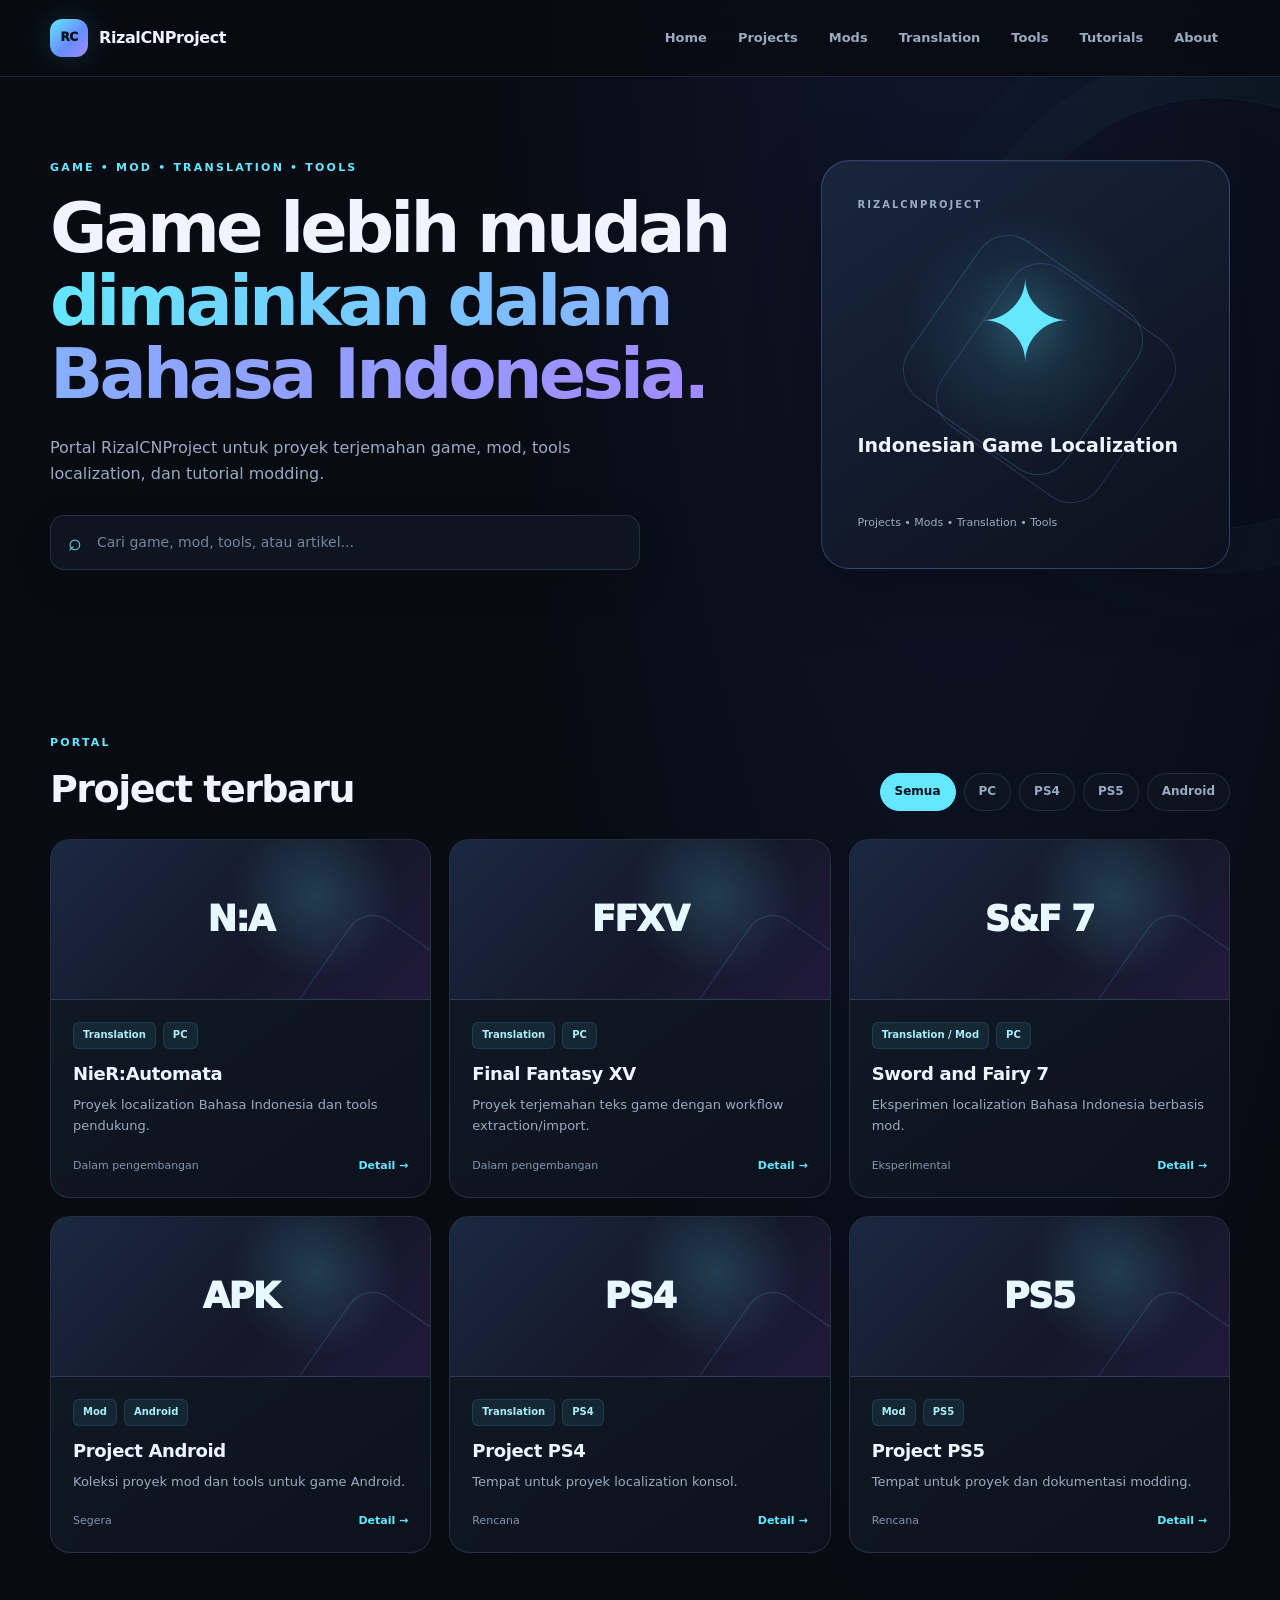
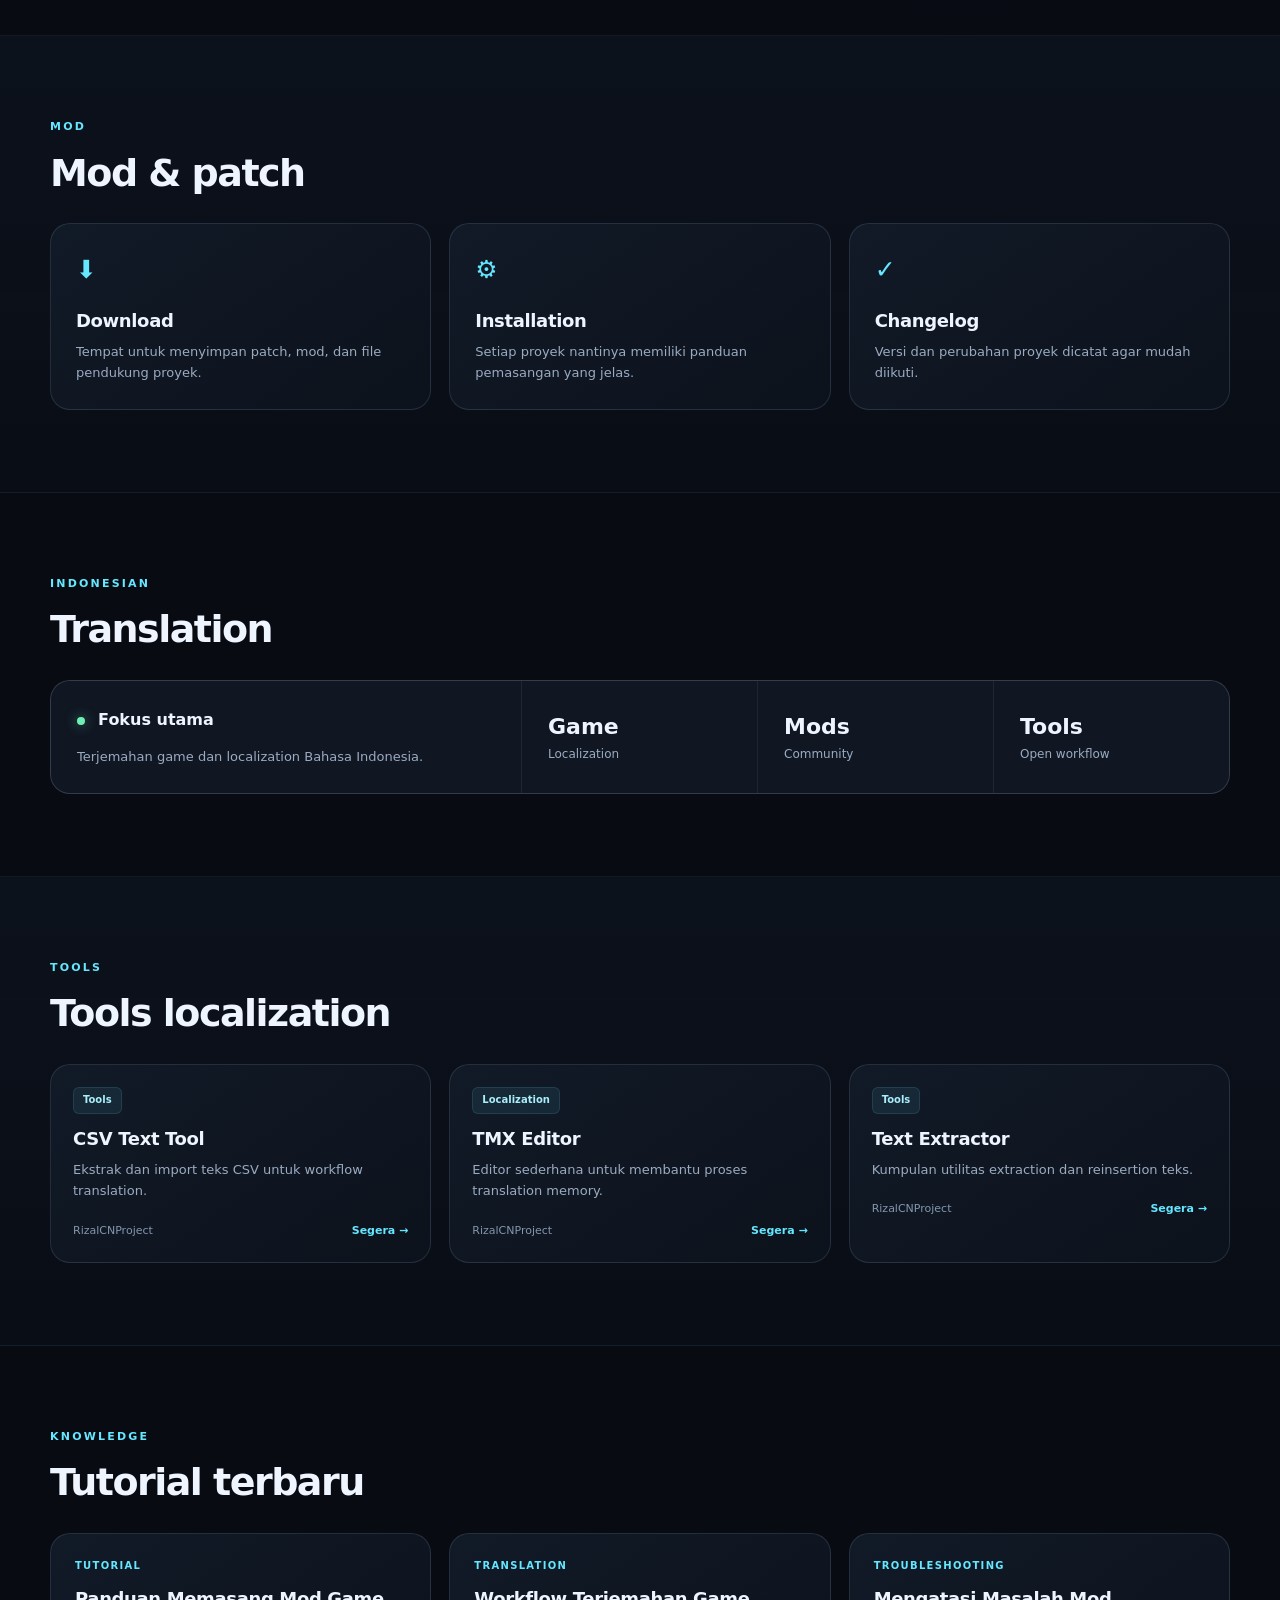
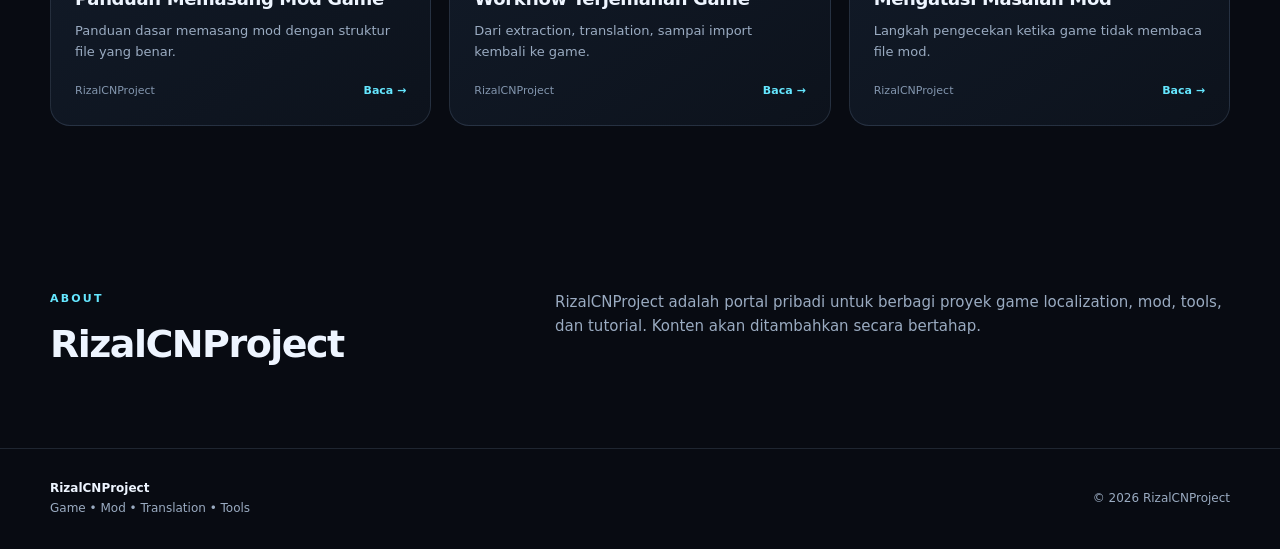
<file: index.html>
<!DOCTYPE html>
<html lang="id">
<head>
  <meta charset="UTF-8">
  <meta name="viewport" content="width=device-width, initial-scale=1.0">
  <meta name="description" content="RizalCNProject - Portal game, mod, terjemahan Indonesia, tools, dan tutorial.">
  <title>RizalCNProject — Game • Mod • Translation</title>
  <link rel="stylesheet" href="style.css">
</head>
<body>
  <header class="site-header">
    <div class="container nav-wrap">
      <a class="brand" href="#home">
        <span class="brand-mark">RC</span>
        <span>RizalCNProject</span>
      </a>
      <button class="menu-btn" id="menuBtn" aria-label="Buka menu">☰</button>
      <nav id="mainNav">
        <a href="#home">Home</a>
        <a href="#projects">Projects</a>
        <a href="#mods">Mods</a>
        <a href="#translation">Translation</a>
        <a href="#tools">Tools</a>
        <a href="#tutorials">Tutorials</a>
        <a href="#about">About</a>
      </nav>
    </div>
  </header>

  <main id="home">
    <section class="hero">
      <div class="container hero-inner">
        <div class="hero-copy">
          <p class="eyebrow">GAME • MOD • TRANSLATION • TOOLS</p>
          <h1>Game lebih mudah<br><span>dimainkan dalam Bahasa Indonesia.</span></h1>
          <p class="hero-text">
            Portal RizalCNProject untuk proyek terjemahan game, mod, tools localization,
            dan tutorial modding.
          </p>
          <div class="search-box">
            <span>⌕</span>
            <input id="searchInput" type="search" placeholder="Cari game, mod, tools, atau artikel...">
          </div>
        </div>
        <div class="hero-card">
          <div class="hero-card-top">RIZALCNPROJECT</div>
          <div class="hero-symbol">✦</div>
          <p>Indonesian Game Localization</p>
          <small>Projects • Mods • Translation • Tools</small>
        </div>
      </div>
    </section>

    <section class="section" id="projects">
      <div class="container">
        <div class="section-head">
          <div>
            <p class="eyebrow">PORTAL</p>
            <h2>Project terbaru</h2>
          </div>
          <div class="filters" id="filters">
            <button class="filter active" data-filter="all">Semua</button>
            <button class="filter" data-filter="PC">PC</button>
            <button class="filter" data-filter="PS4">PS4</button>
            <button class="filter" data-filter="PS5">PS5</button>
            <button class="filter" data-filter="Android">Android</button>
          </div>
        </div>
        <div class="card-grid" id="projectGrid"></div>
        <p class="empty" id="emptyProjects">Tidak ada hasil yang cocok.</p>
      </div>
    </section>

    <section class="section alt" id="mods">
      <div class="container">
        <div class="section-head">
          <div>
            <p class="eyebrow">MOD</p>
            <h2>Mod & patch</h2>
          </div>
        </div>
        <div class="info-grid">
          <article class="info-card">
            <span class="icon">⬇</span>
            <h3>Download</h3>
            <p>Tempat untuk menyimpan patch, mod, dan file pendukung proyek.</p>
          </article>
          <article class="info-card">
            <span class="icon">⚙</span>
            <h3>Installation</h3>
            <p>Setiap proyek nantinya memiliki panduan pemasangan yang jelas.</p>
          </article>
          <article class="info-card">
            <span class="icon">✓</span>
            <h3>Changelog</h3>
            <p>Versi dan perubahan proyek dicatat agar mudah diikuti.</p>
          </article>
        </div>
      </div>
    </section>

    <section class="section" id="translation">
      <div class="container">
        <div class="section-head">
          <div>
            <p class="eyebrow">INDONESIAN</p>
            <h2>Translation</h2>
          </div>
        </div>
        <div class="translation-box">
          <div>
            <span class="status-dot"></span>
            <strong>Fokus utama</strong>
            <p>Terjemahan game dan localization Bahasa Indonesia.</p>
          </div>
          <div class="translation-stat"><strong>Game</strong><span>Localization</span></div>
          <div class="translation-stat"><strong>Mods</strong><span>Community</span></div>
          <div class="translation-stat"><strong>Tools</strong><span>Open workflow</span></div>
        </div>
      </div>
    </section>

    <section class="section alt" id="tools">
      <div class="container">
        <div class="section-head">
          <div>
            <p class="eyebrow">TOOLS</p>
            <h2>Tools localization</h2>
          </div>
        </div>
        <div class="card-grid" id="toolGrid"></div>
      </div>
    </section>

    <section class="section" id="tutorials">
      <div class="container">
        <div class="section-head">
          <div>
            <p class="eyebrow">KNOWLEDGE</p>
            <h2>Tutorial terbaru</h2>
          </div>
        </div>
        <div class="article-grid" id="articleGrid"></div>
      </div>
    </section>

    <section class="section about" id="about">
      <div class="container about-inner">
        <div>
          <p class="eyebrow">ABOUT</p>
          <h2>RizalCNProject</h2>
        </div>
        <p>
          RizalCNProject adalah portal pribadi untuk berbagi proyek game localization,
          mod, tools, dan tutorial. Konten akan ditambahkan secara bertahap.
        </p>
      </div>
    </section>
  </main>

  <footer>
    <div class="container footer-inner">
      <div><strong>RizalCNProject</strong><br><span>Game • Mod • Translation • Tools</span></div>
      <div>© 2026 RizalCNProject</div>
    </div>
  </footer>

  <script src="script.js"></script>
</body>
</html>
</file>
<file: style.css>
/* RizalCNProject — responsive gaming portal theme */
:root {
  color-scheme: dark;
  --bg: #080b12;
  --panel: #101723;
  --panel-2: #151f2e;
  --line: rgba(148, 172, 204, .17);
  --text: #eef5ff;
  --muted: #9aabc1;
  --cyan: #65e7ff;
  --blue: #668cff;
  --purple: #a18bff;
  --max: 1180px;
  --radius: 20px;
  --shadow: 0 24px 70px rgba(0, 0, 0, .28);
}

* { box-sizing: border-box; }
html { scroll-behavior: smooth; scroll-padding-top: 90px; }
body {
  margin: 0;
  background:
    radial-gradient(ellipse at 75% -10%, rgba(70, 112, 255, .13), transparent 35%),
    var(--bg);
  color: var(--text);
  font-family: Inter, ui-sans-serif, system-ui, -apple-system, "Segoe UI", sans-serif;
  line-height: 1.65;
  -webkit-font-smoothing: antialiased;
}
body::before {
  content: "";
  position: fixed;
  inset: 0;
  z-index: -1;
  pointer-events: none;
  opacity: .14;
  background-image: linear-gradient(rgba(255,255,255,.025) 1px, transparent 1px),
                    linear-gradient(90deg, rgba(255,255,255,.025) 1px, transparent 1px);
  background-size: 42px 42px;
}
a { color: inherit; text-decoration: none; }
button, input { font: inherit; }
button, a { -webkit-tap-highlight-color: transparent; }
button:focus-visible, a:focus-visible, input:focus-visible {
  outline: 2px solid var(--cyan);
  outline-offset: 4px;
}
.container { width: min(var(--max), calc(100% - 44px)); margin-inline: auto; }

.site-header {
  position: sticky;
  top: 0;
  z-index: 50;
  background: rgba(8, 11, 18, .82);
  backdrop-filter: blur(18px);
  border-bottom: 1px solid var(--line);
}
.nav-wrap {
  min-height: 76px;
  display: flex;
  align-items: center;
  justify-content: space-between;
  gap: 26px;
}
.brand { display: inline-flex; align-items: center; gap: 11px; font-weight: 850; letter-spacing: -.025em; }
.brand-mark {
  width: 38px; height: 38px; display: grid; place-items: center;
  border-radius: 12px;
  color: #07111b;
  font-size: 12px; font-weight: 950;
  background: linear-gradient(135deg, var(--cyan), var(--blue) 58%, var(--purple));
  box-shadow: 0 0 28px rgba(101, 231, 255, .16);
}
nav { display: flex; align-items: center; gap: 7px; }
nav a {
  color: var(--muted);
  font-size: 13px;
  font-weight: 650;
  padding: 9px 12px;
  border-radius: 10px;
  transition: color .2s ease, background .2s ease;
}
nav a:hover { color: var(--text); background: rgba(255,255,255,.055); }
.menu-btn {
  display: none;
  cursor: pointer;
  color: var(--text);
  background: var(--panel);
  border: 1px solid var(--line);
  border-radius: 11px;
  padding: 8px 12px;
}

.hero { position: relative; overflow: hidden; }
.hero::after {
  content: "";
  position: absolute;
  width: 430px; height: 430px;
  right: -150px; top: 20px;
  border-radius: 50%;
  border: 1px solid rgba(101, 231, 255, .08);
  box-shadow: 0 0 0 45px rgba(101,231,255,.018), 0 0 0 90px rgba(101,231,255,.012);
  pointer-events: none;
}
.hero-inner {
  min-height: 570px;
  display: grid;
  grid-template-columns: minmax(0, 1.25fr) minmax(280px, .75fr);
  gap: clamp(35px, 7vw, 88px);
  align-items: center;
  padding-block: 82px;
  position: relative;
  z-index: 1;
}
.eyebrow {
  color: var(--cyan);
  font-size: 11px;
  font-weight: 850;
  letter-spacing: .2em;
  margin: 0 0 15px;
  text-transform: uppercase;
}
h1 {
  max-width: 800px;
  margin: 0;
  font-size: clamp(39px, 5.7vw, 70px);
  line-height: 1.04;
  letter-spacing: -.055em;
  font-weight: 900;
}
h1 span {
  color: transparent;
  background: linear-gradient(100deg, var(--cyan), #8ba8ff 55%, var(--purple));
  -webkit-background-clip: text;
  background-clip: text;
}
.hero-text { max-width: 590px; margin: 24px 0 28px; color: var(--muted); font-size: 16px; }
.search-box {
  width: min(590px, 100%);
  display: flex; align-items: center; gap: 13px;
  padding: 14px 17px;
  background: rgba(16, 23, 35, .9);
  border: 1px solid var(--line);
  border-radius: 14px;
  box-shadow: 0 12px 38px rgba(0,0,0,.16);
  transition: border-color .2s ease, box-shadow .2s ease;
}
.search-box:focus-within { border-color: rgba(101,231,255,.55); box-shadow: 0 0 0 4px rgba(101,231,255,.07); }
.search-box span { color: var(--cyan); font-size: 23px; line-height: 1; }
.search-box input { min-width: 0; flex: 1; border: 0; outline: 0; background: transparent; color: var(--text); font-size: 14px; }
.search-box input::placeholder { color: #75869d; }

.hero-card {
  aspect-ratio: 1 / 1;
  min-height: 300px;
  position: relative;
  display: flex; flex-direction: column; justify-content: space-between;
  overflow: hidden;
  padding: clamp(24px, 3vw, 36px);
  border: 1px solid rgba(128, 167, 255, .28);
  border-radius: 28px;
  background:
    radial-gradient(circle at 50% 43%, rgba(101,231,255,.15), transparent 40%),
    linear-gradient(145deg, rgba(25, 39, 62, .96), rgba(12, 17, 29, .98));
  box-shadow: var(--shadow), inset 0 1px 0 rgba(255,255,255,.04);
}
.hero-card::before, .hero-card::after {
  content: ""; position: absolute; width: 190px; height: 190px;
  border: 1px solid rgba(101,231,255,.18); transform: rotate(35deg);
  border-radius: 35px; pointer-events: none;
}
.hero-card::before { top: 24%; left: 26%; }
.hero-card::after { top: 31%; left: 34%; border-color: rgba(161,139,255,.2); }
.hero-card-top { font-size: 10px; letter-spacing: .2em; color: var(--muted); font-weight: 800; }
.hero-symbol {
  position: relative; z-index: 1;
  font-size: clamp(75px, 9vw, 112px); line-height: 1;
  color: var(--cyan); text-align: center;
  text-shadow: 0 0 45px rgba(101,231,255,.32);
}
.hero-card p { position: relative; z-index: 1; font-weight: 850; font-size: 19px; margin: 0; }
.hero-card small { position: relative; z-index: 1; color: var(--muted); font-size: 11px; }

.section { padding: 82px 0; }
.alt { background: linear-gradient(180deg, rgba(14, 20, 31, .78), rgba(10, 15, 24, .68)); border-block: 1px solid rgba(148,172,204,.07); }
.section-head { display: flex; justify-content: space-between; align-items: end; gap: 24px; margin-bottom: 28px; }
h2 { margin: 0; font-size: clamp(28px, 3vw, 38px); line-height: 1.15; letter-spacing: -.04em; font-weight: 850; }
.filters { display: flex; flex-wrap: wrap; gap: 8px; }
.filter {
  cursor: pointer; color: var(--muted); background: rgba(16,23,35,.65);
  border: 1px solid var(--line); border-radius: 999px;
  padding: 8px 14px; font-size: 12px; font-weight: 750;
  transition: .2s ease;
}
.filter:hover, .filter.active { color: #07111b; background: var(--cyan); border-color: var(--cyan); }
.card-grid, .info-grid, .article-grid { display: grid; grid-template-columns: repeat(3, minmax(0, 1fr)); gap: 18px; }
.card, .info-card, .article {
  min-width: 0;
  background: linear-gradient(145deg, rgba(18,27,41,.96), rgba(13,19,29,.96));
  border: 1px solid var(--line);
  border-radius: var(--radius);
  overflow: hidden;
  transition: transform .22s ease, border-color .22s ease, box-shadow .22s ease;
}
.card:hover, .info-card:hover, .article:hover {
  transform: translateY(-5px);
  border-color: rgba(101,231,255,.35);
  box-shadow: 0 18px 45px rgba(0,0,0,.22);
}
.card-cover {
  min-height: 160px;
  display: grid; place-items: center;
  position: relative; overflow: hidden;
  font-size: 35px; font-weight: 950; letter-spacing: -.04em;
  color: #e8f8ff;
  background:
    radial-gradient(circle at 70% 35%, rgba(101,231,255,.18), transparent 30%),
    linear-gradient(135deg, #1a2941, #141729 60%, #201a3b);
  border-bottom: 1px solid var(--line);
}
.card-cover::after {
  content: ""; position: absolute; width: 140px; height: 140px;
  border: 1px solid rgba(101,231,255,.16); border-radius: 28px;
  transform: rotate(35deg); right: -24px; bottom: -75px;
}
.card-body { padding: 22px; }
.badges { display: flex; gap: 7px; flex-wrap: wrap; margin-bottom: 13px; }
.badge {
  display: inline-flex; align-items: center;
  font-size: 10px; font-weight: 750; padding: 4px 9px;
  border-radius: 6px; background: rgba(101,231,255,.08);
  border: 1px solid rgba(101,231,255,.12); color: #a9eefa;
}
.card h3, .info-card h3, .article h3 { margin: 0 0 8px; font-size: 18px; line-height: 1.35; letter-spacing: -.02em; }
.card p, .info-card p, .article p { margin: 0; color: var(--muted); font-size: 13px; }
.card-footer { display: flex; justify-content: space-between; align-items: center; gap: 10px; margin-top: 20px; color: #8396ae; font-size: 11px; }
.card-footer span:last-child { color: var(--cyan); font-weight: 800; }
.empty { display: none; color: var(--muted); text-align: center; padding: 34px; border: 1px dashed var(--line); border-radius: 16px; }

.info-card { padding: 25px; }
.icon { display: block; font-size: 25px; color: var(--cyan); margin-bottom: 18px; }
.translation-box {
  display: grid; grid-template-columns: 2fr repeat(3, minmax(0, 1fr));
  gap: 1px; background: var(--line); border: 1px solid var(--line);
  border-radius: var(--radius); overflow: hidden;
}
.translation-box > div { min-width: 0; background: var(--panel); padding: 26px; }
.translation-box p { color: var(--muted); margin-bottom: 0; font-size: 13px; }
.status-dot { display: inline-block; width: 8px; height: 8px; border-radius: 50%; background: #6cf0b4; margin-right: 8px; box-shadow: 0 0 12px rgba(108,240,180,.5); }
.translation-stat { display: flex; flex-direction: column; justify-content: center; }
.translation-stat strong { font-size: 22px; }
.translation-stat span { color: var(--muted); font-size: 12px; }
.article { padding: 24px; }
.article .article-tag { color: var(--cyan); font-size: 10px; font-weight: 850; letter-spacing: .13em; margin-bottom: 13px; }
.about-inner { display: grid; grid-template-columns: 1fr 1.5fr; gap: 55px; align-items: start; }
.about-inner > p { color: var(--muted); margin: 0; font-size: 15px; }
footer { border-top: 1px solid var(--line); padding: 30px 0; color: var(--muted); font-size: 12px; }
.footer-inner { display: flex; justify-content: space-between; align-items: center; gap: 20px; }
.footer-inner strong { color: var(--text); }
.footer-inner span { color: var(--muted); }

@media (max-width: 900px) {
  .nav-wrap { gap: 15px; }
  nav { gap: 2px; }
  nav a { padding: 8px 9px; font-size: 12px; }
  .hero-inner { grid-template-columns: minmax(0, 1.1fr) minmax(230px, .8fr); gap: 30px; padding-block: 65px; }
  .hero-card { min-height: 250px; }
  .card-grid, .info-grid, .article-grid { grid-template-columns: repeat(2, minmax(0, 1fr)); }
  .translation-box { grid-template-columns: repeat(3, minmax(0, 1fr)); }
  .translation-box > div:first-child { grid-column: 1 / -1; }
}
@media (max-width: 680px) {
  .container { width: min(var(--max), calc(100% - 32px)); }
  .nav-wrap { min-height: 68px; }
  .brand { font-size: 14px; }
  .brand-mark { width: 35px; height: 35px; }
  .menu-btn { display: inline-flex; align-items: center; justify-content: center; }
  nav {
    display: none; position: absolute; top: calc(100% + 1px); left: 0; right: 0;
    padding: 12px 16px 17px; flex-direction: column; align-items: stretch; gap: 4px;
    background: rgba(8,11,18,.98); border-bottom: 1px solid var(--line);
    box-shadow: 0 20px 30px rgba(0,0,0,.22);
  }
  nav.open { display: flex; }
  nav a { padding: 11px 12px; font-size: 14px; }
  .hero-inner { min-height: auto; grid-template-columns: 1fr; gap: 30px; padding-block: 58px 48px; }
  h1 { font-size: clamp(38px, 11vw, 56px); }
  .hero-text { font-size: 14px; margin: 20px 0 24px; }
  .hero-card { aspect-ratio: auto; min-height: 245px; }
  .hero-symbol { font-size: 82px; }
  .section { padding: 58px 0; }
  .section-head { align-items: flex-start; flex-direction: column; gap: 18px; }
  h2 { font-size: 30px; }
  .filters { gap: 7px; }
  .filter { padding: 8px 12px; }
  .card-grid, .info-grid, .article-grid { grid-template-columns: 1fr; gap: 14px; }
  .card-cover { min-height: 145px; }
  .translation-box { grid-template-columns: repeat(3, minmax(0, 1fr)); }
  .translation-box > div { padding: 17px 14px; }
  .translation-stat strong { font-size: 18px; }
  .translation-stat span { font-size: 11px; }
  .about-inner { grid-template-columns: 1fr; gap: 18px; }
  .footer-inner { flex-direction: column; align-items: flex-start; gap: 8px; }
}
@media (prefers-reduced-motion: reduce) {
  *, *::before, *::after { scroll-behavior: auto !important; transition-duration: .01ms !important; animation-duration: .01ms !important; }
}
</file>
